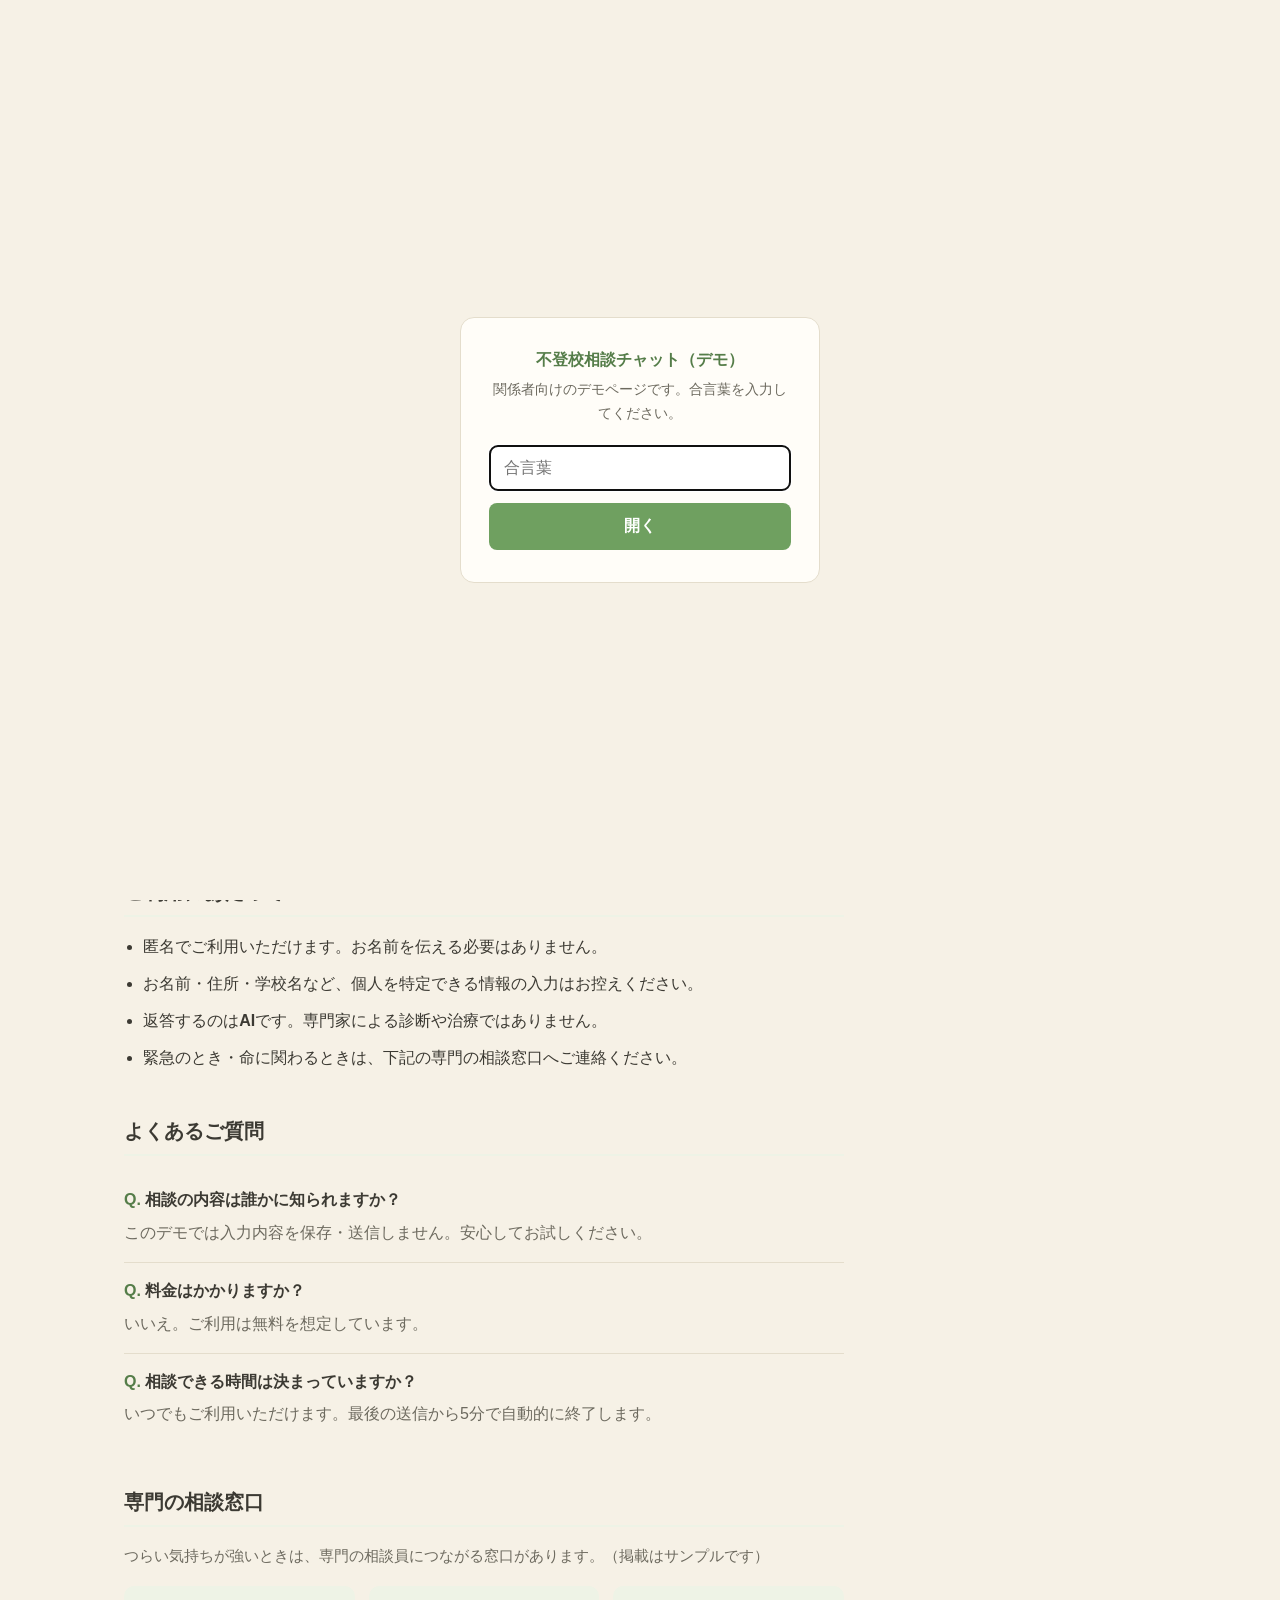
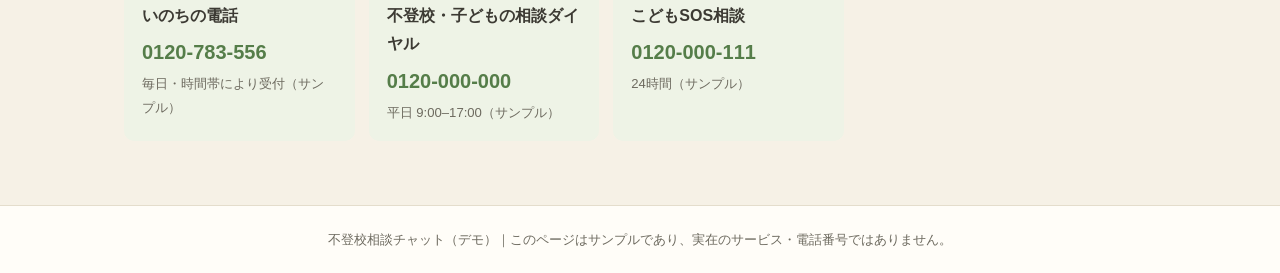
<file: index.html>
<!DOCTYPE html>
<html lang="ja">
<head>
<meta charset="UTF-8">
<meta name="viewport" content="width=device-width, initial-scale=1.0">
<title>不登校相談チャット｜AIがそっと話をきく相談窓口（デモ）</title>
<meta name="description" content="不登校の悩みを、匿名でAIに相談できる窓口のデモページです。">
<link rel="stylesheet" href="styles.css">
</head>
<body>
<script src="gate.js"></script>

<header class="site-header">
  <div class="wrap header-inner">
    <p class="brand">不登校相談チャット<span class="brand-note">（デモ画面）</span></p>
    <p class="header-lead">ひとりで抱えこまないで。まずは、ことばにしてみませんか。</p>
  </div>
</header>

<main>
  <!-- ===== A. 案内ホームページ ===== -->
  <div class="wrap">

    <div class="info">

      <section class="intro">
        <h1>学校に行けない、そのつらさを<br>そっと聞かせてください。</h1>
        <p class="intro-text">
          お子さんが学校に行きづらいとき、理由のわからない不安や焦りを、だれかに話すと少し軽くなることがあります。
          ここでは、あなたのペースで、名前を伝えなくても大丈夫。AIがゆっくり話をききます。
        </p>
        <div class="start-row">
          <a href="chat.html" class="btn-primary" id="startBtn">相談をはじめる</a>
          <div class="qr">
            <div class="qr-box" aria-hidden="true">
              <span>QR</span>
            </div>
            <p class="qr-cap">スマホで読み取り<br>（サンプル）</p>
          </div>
        </div>
      </section>

      <section class="flow">
        <h2>ご利用の流れ</h2>
        <ol class="flow-list">
          <li>
            <span class="flow-num">1</span>
            <div>
              <p class="flow-title">アクセスする</p>
              <p class="flow-desc">このページを開くだけ。登録やアプリは必要ありません。</p>
            </div>
          </li>
          <li>
            <span class="flow-num">2</span>
            <div>
              <p class="flow-title">区・校種を選び、規約に同意する</p>
              <p class="flow-desc">お住まいの区とお子さんの校種を選んで、はじめる準備をします。</p>
            </div>
          </li>
          <li>
            <span class="flow-num">3</span>
            <div>
              <p class="flow-title">話す</p>
              <p class="flow-desc">思っていることを、そのまま入力してください。返事が届きます。</p>
            </div>
          </li>
        </ol>
      </section>

      <section class="notice">
        <h2>ご利用にあたって</h2>
        <ul class="notice-list">
          <li>匿名でご利用いただけます。お名前を伝える必要はありません。</li>
          <li>お名前・住所・学校名など、個人を特定できる情報の入力はお控えください。</li>
          <li>返答するのは<strong>AI</strong>です。専門家による診断や治療ではありません。</li>
          <li>緊急のとき・命に関わるときは、下記の専門の相談窓口へご連絡ください。</li>
        </ul>
      </section>

      <section class="faq">
        <h2>よくあるご質問</h2>
        <div class="faq-item">
          <p class="faq-q">相談の内容は誰かに知られますか？</p>
          <p class="faq-a">このデモでは入力内容を保存・送信しません。安心してお試しください。</p>
        </div>
        <div class="faq-item">
          <p class="faq-q">料金はかかりますか？</p>
          <p class="faq-a">いいえ。ご利用は無料を想定しています。</p>
        </div>
        <div class="faq-item">
          <p class="faq-q">相談できる時間は決まっていますか？</p>
          <p class="faq-a">いつでもご利用いただけます。最後の送信から5分で自動的に終了します。</p>
        </div>
      </section>

      <section class="hotline">
        <h2>専門の相談窓口</h2>
        <p class="hotline-lead">つらい気持ちが強いときは、専門の相談員につながる窓口があります。（掲載はサンプルです）</p>
        <div class="hotline-list">
          <div class="hotline-card">
            <p class="hotline-name">いのちの電話</p>
            <p class="hotline-num">0120-783-556</p>
            <p class="hotline-time">毎日・時間帯により受付（サンプル）</p>
          </div>
          <div class="hotline-card">
            <p class="hotline-name">不登校・子どもの相談ダイヤル</p>
            <p class="hotline-num">0120-000-000</p>
            <p class="hotline-time">平日 9:00–17:00（サンプル）</p>
          </div>
          <div class="hotline-card">
            <p class="hotline-name">こどもSOS相談</p>
            <p class="hotline-num">0120-000-111</p>
            <p class="hotline-time">24時間（サンプル）</p>
          </div>
        </div>
      </section>

    </div>

  </div>
</main>

<footer class="site-footer">
  <div class="wrap">
    <p>不登校相談チャット（デモ）｜このページはサンプルであり、実在のサービス・電話番号ではありません。</p>
  </div>
</footer>

</body>
</html>
</file>
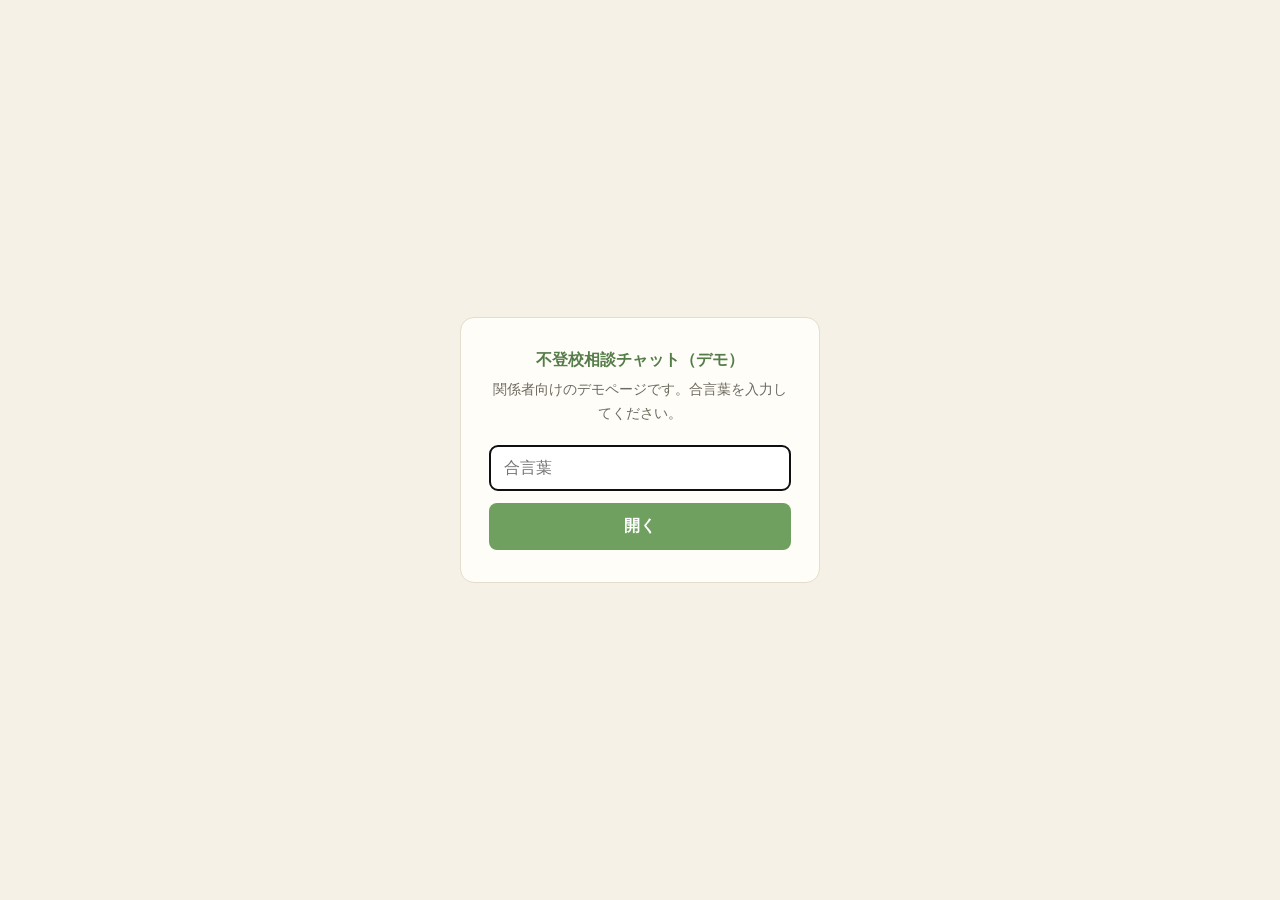
<file: chat.html>
<!DOCTYPE html>
<html lang="ja">
<head>
<meta charset="UTF-8">
<meta name="viewport" content="width=device-width, initial-scale=1.0">
<title>不登校相談チャット（デモ）</title>
<meta name="description" content="AIがそっと話をきく不登校相談チャット（デモ）">
<link rel="stylesheet" href="styles.css">
</head>
<body class="chat-page">
<script src="gate.js"></script>

<div class="app" id="app">

  <!-- ===== サイドバー ===== -->
  <aside class="sidebar" id="sidebar">
    <button class="sidebar-close" id="sidebarClose" aria-label="メニューを閉じる">✕</button>
    <nav class="side-nav">
      <a href="#" class="side-item">
        <svg viewBox="0 0 24 24" class="side-ico"><circle cx="12" cy="8" r="3.4"/><path d="M5 20c0-3.6 3.1-6 7-6s7 2.4 7 6"/></svg>
        <span>プロフィール編集</span>
      </a>
      <a href="#" class="side-item">
        <svg viewBox="0 0 24 24" class="side-ico"><path d="M4 9v6l9 4V5L4 9z"/><path d="M4 15H3.5A1.5 1.5 0 0 1 2 13.5v-3A1.5 1.5 0 0 1 3.5 9H4"/><path d="M18 8a5 5 0 0 1 0 8"/></svg>
        <span>お知らせ</span>
      </a>
      <a href="#" class="side-item">
        <svg viewBox="0 0 24 24" class="side-ico"><path d="M6 10a6 6 0 0 1 12 0c0 5 2 6 2 6H4s2-1 2-6z"/><path d="M10 20a2 2 0 0 0 4 0"/></svg>
        <span>通知設定</span>
      </a>
      <a href="#" class="side-item">
        <svg viewBox="0 0 24 24" class="side-ico"><path d="M4 7h16"/><path d="M9 7V5h6v2"/><path d="M6 7l1 13h10l1-13"/></svg>
        <span>相談ログ消去</span>
      </a>
      <a href="index.html" class="side-item">
        <svg viewBox="0 0 24 24" class="side-ico"><path d="M14 4H6a2 2 0 0 0-2 2v12a2 2 0 0 0 2 2h8"/><path d="M17 8l4 4-4 4"/><path d="M21 12H10"/></svg>
        <span>ログアウト</span>
      </a>
    </nav>
  </aside>

  <!-- ===== メインチャット ===== -->
  <div class="chat-col">

    <header class="chat-topbar">
      <div class="tb-left"><button class="menu-btn" id="menuBtn" aria-label="メニューを開く">☰</button></div>
      <h1 class="chat-topbar-title">不登校相談チャット　-AIによる相談窓口（デモ）-</h1>
      <a href="index.html" class="top-link">トップへ</a>
    </header>

    <div class="chat-scroll" id="phoneScreen">
      <div class="messages" id="messages"></div>
    </div>

    <!-- 開始前フッター：相談を開始する -->
    <div class="chat-bottom start-bar" id="startBar">
      <button class="start-pill" id="startBtn">
        <svg viewBox="0 0 24 24" class="start-ico"><path d="M20 12a8 8 0 0 1-8 8H4l1.5-3.5A8 8 0 1 1 20 12z"/><path d="M8 11h8M8 14h5"/></svg>
        相談を開始する
      </button>
    </div>

    <!-- 開始後フッター：入力欄 -->
    <div class="chat-bottom composer" id="composer" hidden>
      <input type="text" id="msgInput" placeholder="ここに気持ちを書いてください" autocomplete="off">
      <button id="sendBtn" aria-label="送信">送信</button>
    </div>

  </div>

</div>

<script src="script.js"></script>
</body>
</html>
</file>
<file: styles.css>
:root{
  --bg:       #f6f1e6;   /* 生成りベージュ */
  --panel:    #fffdf8;   /* ほんのり温かい白 */
  --ink:      #3c3a33;   /* 文字（温かいダークグレー） */
  --ink-soft: #6d6a5f;   /* 補足文字 */
  --line:     #e4ddcc;   /* 罫線 */
  --green:    #6fa060;   /* 若葉グリーン */
  --green-dk: #557d49;   /* 濃い若葉 */
  --green-bg: #eef3e6;   /* 若葉のうすい面 */
  --alert:    #b4442f;   /* 緊急時の色 */
  --alert-bg: #fbe9e4;
}

*{box-sizing:border-box}

/* ---------- 簡易パスワードゲート ---------- */
#gate-overlay{
  position:fixed;inset:0;z-index:9999;
  background:#f6f1e6;
  display:flex;align-items:center;justify-content:center;
  padding:24px;
  font-family:"Hiragino Sans","Hiragino Kaku Gothic ProN","Yu Gothic","Meiryo",sans-serif;
}
.gate-card{
  width:100%;max-width:360px;
  background:#fffdf8;
  border:1px solid #e4ddcc;
  border-radius:14px;
  padding:32px 28px;
  text-align:center;
}
.gate-brand{margin:0 0 6px;font-weight:700;color:#557d49}
.gate-lead{margin:0 0 20px;font-size:.9rem;color:#6d6a5f;line-height:1.7}
.gate-input{
  width:100%;padding:13px 14px;
  border:1px solid #e4ddcc;border-radius:8px;
  font:inherit;font-size:1rem;background:#fff;margin-bottom:12px;
}
.gate-btn{
  width:100%;padding:13px;
  background:#6fa060;color:#fff;border:none;border-radius:8px;
  font:inherit;font-weight:700;cursor:pointer;
}
.gate-btn:hover{background:#557d49}
.gate-error{margin:12px 0 0;color:#b4442f;font-size:.85rem}

html{scroll-behavior:smooth}

body{
  margin:0;
  font-family:"Hiragino Sans","Hiragino Kaku Gothic ProN","Yu Gothic","Meiryo",sans-serif;
  color:var(--ink);
  background:var(--bg);
  line-height:1.8;
  font-size:16px;
  -webkit-font-smoothing:antialiased;
}

.wrap{max-width:1080px;margin:0 auto;padding:0 24px}

h1,h2{line-height:1.5;font-weight:700}

/* ---------- header ---------- */
.site-header{
  background:var(--panel);
  border-bottom:1px solid var(--line);
}
.header-inner{padding:22px 24px}
.brand{
  margin:0;
  font-size:1.05rem;
  font-weight:700;
  color:var(--green-dk);
}
.brand-note{color:var(--ink-soft);font-weight:400;font-size:.82rem}
.header-lead{margin:4px 0 0;color:var(--ink-soft);font-size:.92rem}

/* ---------- info page ---------- */
main > .wrap{padding-top:44px;padding-bottom:64px}
.info{max-width:720px}

/* ---------- info sections ---------- */
.info > section{margin-bottom:44px}
.info > section:last-child{margin-bottom:0}

.info h2{
  font-size:1.25rem;
  margin:0 0 16px;
  padding-bottom:8px;
  border-bottom:2px solid var(--green-bg);
}

.intro h1{
  font-size:1.9rem;
  margin:0 0 16px;
  letter-spacing:.01em;
}
.intro-text{margin:0 0 24px;max-width:38em}

.start-row{
  display:flex;
  align-items:center;
  gap:24px;
  flex-wrap:wrap;
}
.btn-primary{
  display:inline-block;
  background:var(--green);
  color:#fff;
  text-decoration:none;
  font-weight:700;
  padding:14px 32px;
  border-radius:8px;
}
.btn-primary:hover{background:var(--green-dk)}

.qr{display:flex;align-items:center;gap:10px}
.qr-box{
  width:64px;height:64px;
  border:2px solid var(--line);
  border-radius:8px;
  display:grid;place-items:center;
  color:var(--ink-soft);
  font-size:.8rem;
  background:
    repeating-linear-gradient(90deg,#d9d2c1 0 5px,transparent 5px 10px),
    repeating-linear-gradient(0deg,#d9d2c1 0 5px,transparent 5px 10px);
  background-color:#fff;
}
.qr-cap{margin:0;font-size:.75rem;color:var(--ink-soft);line-height:1.4}

/* flow */
.flow-list{list-style:none;margin:0;padding:0;display:grid;gap:14px}
.flow-list li{
  display:flex;gap:14px;align-items:flex-start;
  background:var(--panel);
  border:1px solid var(--line);
  border-radius:10px;
  padding:16px 18px;
}
.flow-num{
  flex:none;
  width:30px;height:30px;
  background:var(--green-bg);
  color:var(--green-dk);
  border-radius:50%;
  display:grid;place-items:center;
  font-weight:700;
}
.flow-title{margin:0 0 2px;font-weight:700}
.flow-desc{margin:0;color:var(--ink-soft);font-size:.92rem}

/* notice */
.notice-list{margin:0;padding-left:1.2em}
.notice-list li{margin-bottom:8px}

/* faq */
.faq-item{
  padding:14px 0;
  border-bottom:1px solid var(--line);
}
.faq-item:last-child{border-bottom:none}
.faq-q{margin:0 0 4px;font-weight:700}
.faq-q::before{content:"Q. ";color:var(--green-dk)}
.faq-a{margin:0;color:var(--ink-soft)}

/* hotline */
.hotline-lead{margin:0 0 16px;color:var(--ink-soft);font-size:.92rem}
.hotline-list{display:grid;grid-template-columns:repeat(auto-fit,minmax(200px,1fr));gap:14px}
.hotline-card{
  background:var(--green-bg);
  border-radius:10px;
  padding:16px 18px;
}
.hotline-name{margin:0;font-weight:700}
.hotline-num{margin:4px 0 2px;font-size:1.25rem;font-weight:700;color:var(--green-dk)}
.hotline-time{margin:0;font-size:.82rem;color:var(--ink-soft)}

/* ==================================================================
   B. チャットページ（サイドバー + 会話UI）
   ================================================================== */
:root{
  --topbar:  #4c4c54;   /* 濃いグレーのヘッダー */
  --side-ico:#cf5b86;   /* サイドバーのアイコン色 */
  --optborder:#8bbf6f;  /* 選択肢ボタンの枠 */
  --startbar:#a9cc8c;   /* 下部の緑バー */
  --chatbg:  #ece7db;   /* チャット背景 */
}

.chat-page{height:100vh;height:100dvh;overflow:hidden}

.app{display:flex;height:100%}

/* ---- サイドバー ---- */
.sidebar{
  flex:none;
  width:300px;
  background:#fff;
  border-right:1px solid var(--line);
  padding:60px 0 24px;
  position:relative;
  transition:margin-left .2s ease;
}
.sidebar-close{
  position:absolute;top:18px;left:22px;
  background:none;border:none;font-size:1.4rem;line-height:1;
  color:var(--ink-soft);cursor:pointer;padding:4px;
}
.side-nav{display:flex;flex-direction:column}
.side-item{
  display:flex;align-items:center;gap:16px;
  padding:15px 30px;
  color:var(--ink);text-decoration:none;font-size:1.02rem;
}
.side-item:hover{background:#faf7f0}
.side-ico{
  width:26px;height:26px;flex:none;
  fill:none;stroke:var(--side-ico);stroke-width:1.7;
  stroke-linecap:round;stroke-linejoin:round;
}
.app.sidebar-hidden .sidebar{margin-left:-300px}

/* ---- チャット列 ---- */
.chat-col{
  flex:1;min-width:0;
  display:flex;flex-direction:column;
  background:var(--chatbg);
}
.chat-topbar{
  flex:none;
  background:var(--topbar);
  color:#fff;
  display:flex;align-items:center;
  padding:20px 24px;
}
.tb-left{flex:none;width:80px}
.menu-btn{
  background:none;border:none;color:#fff;font-size:1.4rem;cursor:pointer;
  padding:0;visibility:hidden;
}
/* サイドバーが閉じているときだけ ☰ を出す（PC・スマホ共通） */
.app.sidebar-hidden .menu-btn{visibility:visible}
.chat-topbar-title{
  margin:0;flex:1;text-align:center;
  font-size:1.3rem;font-weight:700;
}
.top-link{
  flex:none;width:80px;text-align:right;
  color:#fff;text-decoration:none;font-size:.9rem;font-weight:700;
}
.top-link:hover{text-decoration:underline}

.chat-scroll{flex:1;min-height:0;overflow-y:auto}
.messages{padding:24px 20px;display:flex;flex-direction:column;gap:18px}

/* ---- 行 ---- */
.row{display:flex;gap:12px;align-items:flex-start}
.row.me{justify-content:flex-end}
.group{display:flex;flex-direction:column;max-width:min(560px,72%)}
.row.me .group{align-items:flex-end}

/* アバター */
.avatar{
  flex:none;width:52px;height:52px;border-radius:50%;
  background:var(--green-bg);border:1px solid #d9e5cf;
  display:grid;place-items:center;
}
.avatar .ai-label{
  font-size:.95rem;font-weight:700;letter-spacing:.02em;
  color:var(--green-dk);
}

/* 吹き出し */
.bubble{
  position:relative;
  padding:14px 18px;border-radius:14px;
  font-size:1rem;line-height:1.75;white-space:pre-wrap;
}
.bubble.ai{
  background:#fff;color:var(--ink);
  border-top-left-radius:4px;
  box-shadow:0 1px 2px rgba(90,80,55,.06);
}
.bubble.ai::before{
  content:"";position:absolute;left:-7px;top:12px;
  border:6px solid transparent;border-right-color:#fff;
}
.bubble.me{
  background:var(--green);color:#fff;
  border-top-right-radius:4px;
}
.time{font-size:.78rem;color:var(--ink-soft);margin-top:6px}

/* 選択肢ボタン */
.options{display:flex;flex-direction:column;gap:12px;margin-top:14px}
.opt-btn{
  background:#fff;
  border:1.5px solid var(--optborder);
  border-radius:10px;
  padding:14px 18px;
  font:inherit;font-size:1rem;color:var(--ink);
  cursor:pointer;text-align:center;
  min-width:260px;
}
.opt-btn:hover:not(:disabled){background:#f2f7ec}
.opt-btn:disabled{opacity:.45;cursor:default}

/* 緊急アラート */
.bubble.alert{
  background:var(--alert-bg);
  border:1.5px solid var(--alert);
  color:var(--alert);
  border-top-left-radius:4px;
}
.bubble.alert::before{border-right-color:var(--alert-bg)}
.bubble.alert strong{color:var(--alert)}
.bubble.alert .alert-num{font-size:1.2rem;font-weight:700;display:inline-block;margin-top:4px}

/* ---- 下部：開始バー ---- */
.chat-bottom{flex:none}
.start-bar{
  background:var(--startbar);
  padding:18px 24px;
  display:flex;justify-content:center;
}
.start-pill{
  display:flex;align-items:center;justify-content:center;gap:12px;
  width:100%;max-width:760px;
  background:#fff;color:var(--green-dk);
  border:none;border-radius:40px;
  padding:16px;font:inherit;font-size:1.2rem;font-weight:700;
  cursor:pointer;
}
.start-pill:hover{background:#f4faee}
.start-ico{width:24px;height:24px;fill:none;stroke:var(--green-dk);stroke-width:1.7;stroke-linecap:round;stroke-linejoin:round}

/* ---- 下部：入力欄 ---- */
.composer{
  display:flex;gap:10px;
  padding:14px 20px;
  background:#fff;
  border-top:1px solid var(--line);
}
.composer input{
  flex:1;padding:13px 18px;
  border:1px solid var(--line);border-radius:24px;
  font:inherit;font-size:1rem;background:#fff;
}
.composer input:disabled{background:#f0ece1;color:#a8a294}
.composer button{
  flex:none;background:var(--green);color:#fff;border:none;
  padding:0 26px;border-radius:24px;font:inherit;font-weight:700;cursor:pointer;
}
.composer button:disabled{background:#c9c4b6;cursor:not-allowed}
.composer button:not(:disabled):hover{background:var(--green-dk)}

/* ---------- footer（案内ページ） ---------- */
.site-footer{
  background:var(--panel);
  border-top:1px solid var(--line);
  padding:22px 0;
}
.site-footer p{margin:0;font-size:.82rem;color:var(--ink-soft);text-align:center}

/* ---------- responsive ---------- */
@media (max-width:860px){
  main > .wrap{padding-top:32px}
  .intro h1{font-size:1.6rem}

  .sidebar{
    position:fixed;top:0;left:0;bottom:0;z-index:20;
    box-shadow:2px 0 16px rgba(0,0,0,.15);
  }
  .app.sidebar-hidden .sidebar{margin-left:-300px}
  .chat-topbar-title{font-size:1rem}
  .tb-left,.top-link{width:56px}
  .top-link{font-size:.82rem}
  .group{max-width:80%}
  .opt-btn{min-width:0;width:100%}
}
</file>
